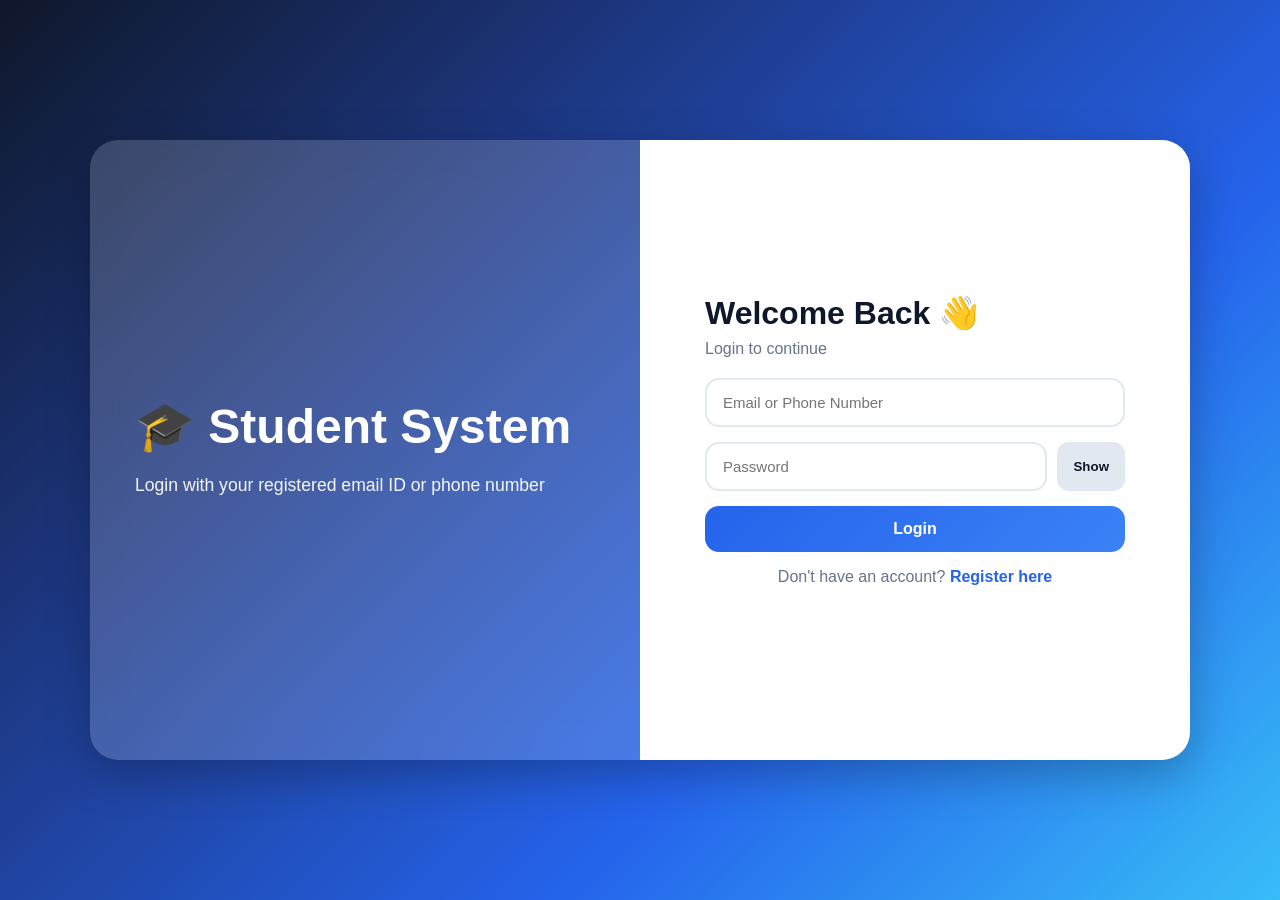
<file: index.html>
<!DOCTYPE html>
<html lang="en">
<head>
  <meta charset="UTF-8" />
  <meta name="viewport" content="width=device-width, initial-scale=1.0" />
  <title>Student Dashboard</title>
  <link rel="stylesheet" href="style.css" />
</head>
<body>
  <div class="dashboard-container">
    <div class="dashboard-header">
      <h1>Student Management Dashboard</h1>
      <p>Manage students easily with database support</p>
    </div>

    <div class="top-bar">
      <div class="welcome-box" id="welcomeText">Welcome, Admin</div>
      <button id="logoutBtn" class="logout-btn" type="button">Logout</button>
    </div>

    <div class="stats-grid">
      <div class="stat-card students-card">
        <h3>🎓 Total Students</h3>
        <p id="totalStudents">0</p>
      </div>

      <div class="stat-card courses-card">
        <h3>📚 Total Courses</h3>
        <p id="totalCourses">0</p>
      </div>
    </div>

    <div class="main-card">
      <h2 class="section-title">Add / Update Student</h2>

      <div class="form-grid">
        <input id="name" class="input-field" type="text" placeholder="Full Name" />
        <input id="age" class="input-field" type="number" placeholder="Age" />
        <input id="course" class="input-field" type="text" placeholder="Course" />
        <input id="phone" class="input-field" type="text" placeholder="Phone" />
        <input id="email" class="input-field" type="email" placeholder="Email" />
      </div>

      <div class="button-group">
        <button id="addBtn" class="add-btn" type="button">Add Student</button>
        <button id="updateBtn" class="update-btn" type="button">Update</button>
        <button id="clearBtn" class="clear-btn" type="button">Clear</button>
      </div>

      <h2 class="section-title">Student Records</h2>

      <div class="search-row">
        <input id="searchInput" class="input-field" type="text" placeholder="Search by name, course, phone, email..." />
        <button id="searchBtn" class="search-btn" type="button">Search</button>
        <button id="showBtn" class="show-btn" type="button">Show All</button>
      </div>

      <div class="table-wrapper">
        <table class="student-table">
          <thead>
            <tr>
              <th>ID</th>
              <th>Name</th>
              <th>Age</th>
              <th>Course</th>
              <th>Phone</th>
              <th>Email</th>
              <th>Action</th>
            </tr>
          </thead>
          <tbody id="studentTable">
            <tr>
              <td colspan="7" class="empty-state">No students yet</td>
            </tr>
          </tbody>
        </table>
      </div>
    </div>
  </div>

  <script src="script.js"></script>
</body>
</html>
</file>
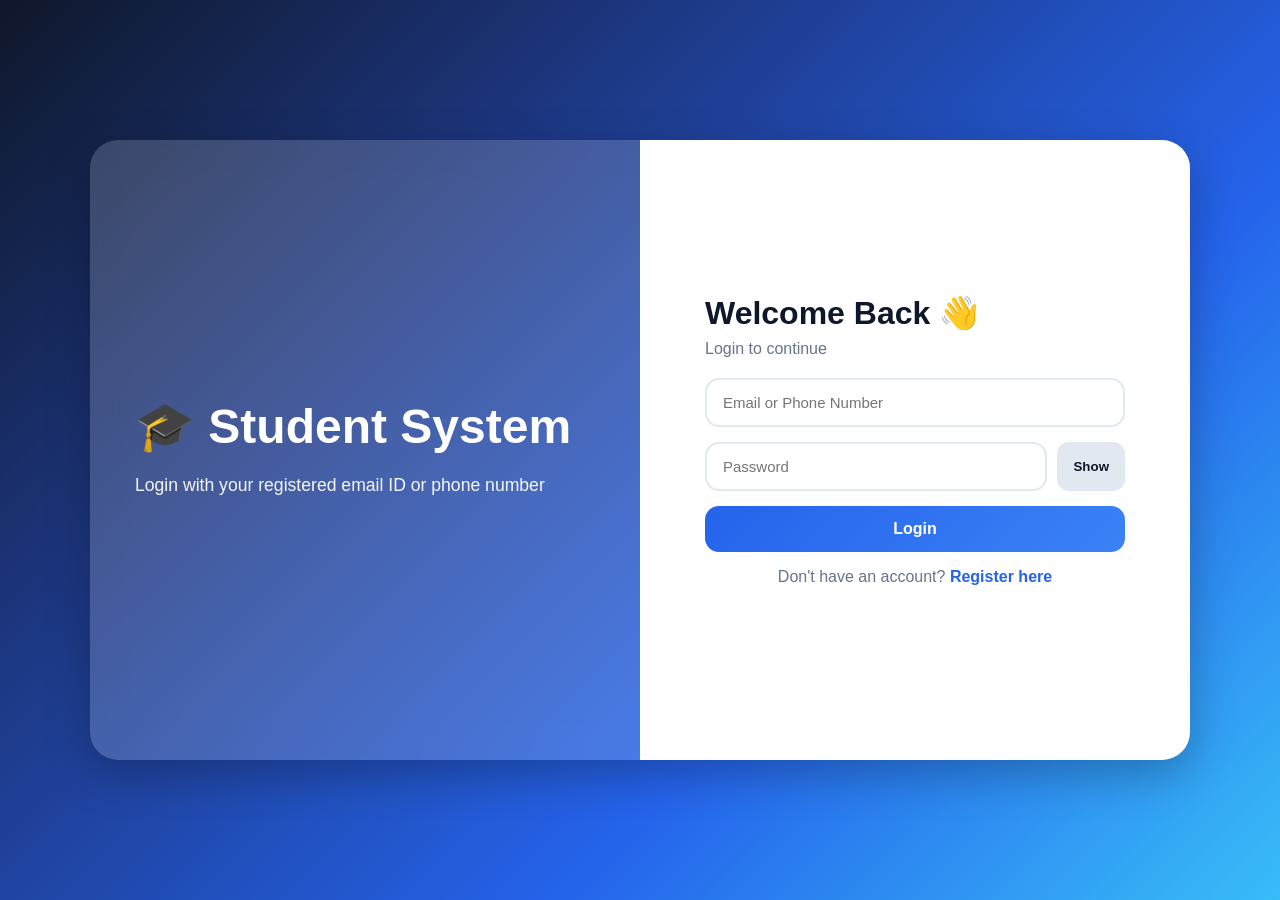
<file: login.html>
<!DOCTYPE html>
<html lang="en">
<head>
  <meta charset="UTF-8" />
  <meta name="viewport" content="width=device-width, initial-scale=1.0" />
  <title>Login - Student Management</title>
  <link rel="stylesheet" href="login.css" />
</head>
<body>
  <div class="auth-container">
    <div class="auth-left">
      <h1>🎓 Student System</h1>
      <p>Login with your registered email ID or phone number</p>
    </div>

    <div class="auth-right">
      <div class="auth-card">
        <h2>Welcome Back 👋</h2>
        <p>Login to continue</p>

        <input type="text" id="loginId" placeholder="Email or Phone Number" />

        <div class="password-wrap">
          <input type="password" id="password" placeholder="Password" />
          <button type="button" id="togglePassword" class="small-btn">Show</button>
        </div>

        <button id="loginBtn" type="button">Login</button>

        <p class="switch-link">
          Don't have an account?
          <a href="register.html">Register here</a>
        </p>
      </div>
    </div>
  </div>

  <script src="login.js"></script>
</body>
</html>
</file>
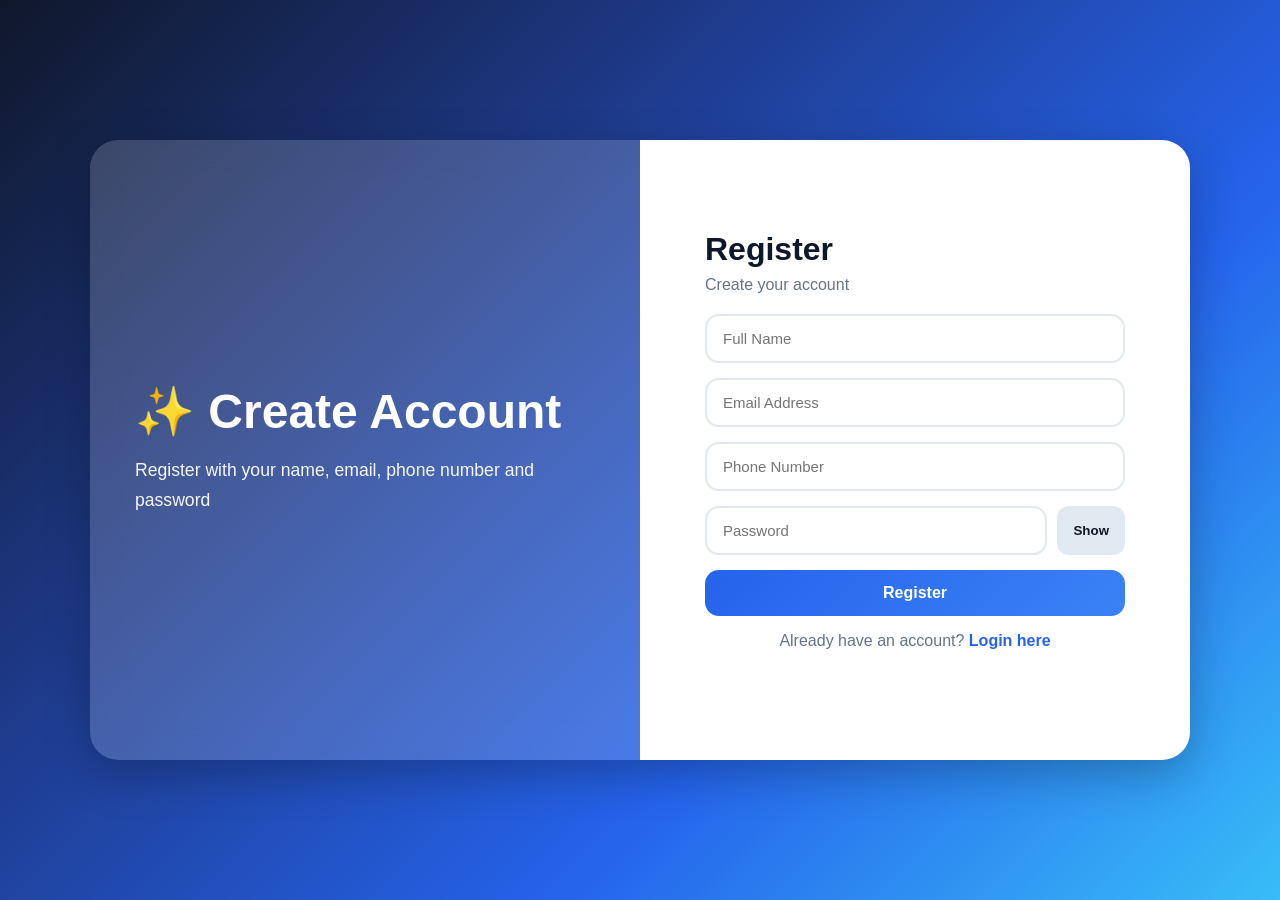
<file: register.html>
<!DOCTYPE html>
<html lang="en">
<head>
  <meta charset="UTF-8" />
  <meta name="viewport" content="width=device-width, initial-scale=1.0" />
  <title>Register - Student Management</title>
  <link rel="stylesheet" href="login.css" />
</head>
<body>
  <div class="auth-container">
    <div class="auth-left">
      <h1>✨ Create Account</h1>
      <p>Register with your name, email, phone number and password</p>
    </div>

    <div class="auth-right">
      <div class="auth-card">
        <h2>Register</h2>
        <p>Create your account</p>

        <input type="text" id="fullName" placeholder="Full Name" />
        <input type="email" id="email" placeholder="Email Address" />
        <input type="text" id="phone" placeholder="Phone Number" />

        <div class="password-wrap">
          <input type="password" id="password" placeholder="Password" />
          <button type="button" id="togglePassword" class="small-btn">Show</button>
        </div>

        <button id="registerBtn" type="button">Register</button>

        <p class="switch-link">
          Already have an account?
          <a href="login.html">Login here</a>
        </p>
      </div>
    </div>
  </div>

  <script src="register.js"></script>
</body>
</html>
</file>
<file: style.css>
* {
  margin: 0;
  padding: 0;
  box-sizing: border-box;
  font-family: "Poppins", "Segoe UI", sans-serif;
}

body {
  min-height: 100vh;
  background: linear-gradient(135deg, #0f172a, #1e3a8a, #2563eb, #38bdf8);
  background-attachment: fixed;
  color: #1e293b;
  padding: 20px;
}

.dashboard-container {
  max-width: 1300px;
  margin: 0 auto;
}

.dashboard-header {
  background: rgba(255, 255, 255, 0.14);
  backdrop-filter: blur(18px);
  border: 1px solid rgba(255, 255, 255, 0.2);
  border-radius: 28px;
  padding: 30px;
  color: white;
  text-align: center;
  box-shadow: 0 12px 40px rgba(0, 0, 0, 0.25);
  margin-bottom: 25px;
}

.dashboard-header h1 {
  font-size: 3rem;
  font-weight: 800;
  margin-bottom: 10px;
}

.dashboard-header p {
  font-size: 1.1rem;
  opacity: 0.95;
}

.top-bar {
  display: flex;
  justify-content: space-between;
  align-items: center;
  margin: 25px 0;
  gap: 15px;
  flex-wrap: wrap;
}

.welcome-box {
  background: rgba(255, 255, 255, 0.18);
  color: white;
  padding: 16px 24px;
  border-radius: 18px;
  backdrop-filter: blur(12px);
  border: 1px solid rgba(255, 255, 255, 0.22);
  font-size: 1.1rem;
  font-weight: 600;
  box-shadow: 0 8px 20px rgba(0, 0, 0, 0.18);
}

.logout-btn {
  border: none;
  padding: 13px 22px;
  border-radius: 14px;
  background: linear-gradient(135deg, #ff4d6d, #e11d48);
  color: white;
  font-size: 15px;
  font-weight: 700;
  cursor: pointer;
  box-shadow: 0 10px 22px rgba(225, 29, 72, 0.35);
  transition: 0.3s ease;
}

.logout-btn:hover {
  transform: translateY(-3px) scale(1.02);
}

.stats-grid {
  display: grid;
  grid-template-columns: repeat(auto-fit, minmax(240px, 1fr));
  gap: 22px;
  margin-bottom: 30px;
}

.stat-card {
  position: relative;
  overflow: hidden;
  border-radius: 24px;
  padding: 25px;
  color: white;
  min-height: 150px;
  box-shadow: 0 14px 35px rgba(0, 0, 0, 0.22);
  transition: 0.35s ease;
}

.stat-card::before {
  content: "";
  position: absolute;
  width: 140px;
  height: 140px;
  background: rgba(255, 255, 255, 0.14);
  border-radius: 50%;
  top: -35px;
  right: -35px;
}

.stat-card:hover {
  transform: translateY(-6px);
}

.students-card {
  background: linear-gradient(135deg, #7c3aed, #a855f7, #c084fc);
}

.courses-card {
  background: linear-gradient(135deg, #059669, #10b981, #34d399);
}

.stat-card h3 {
  font-size: 1.2rem;
  margin-bottom: 14px;
  font-weight: 700;
}

.stat-card p {
  font-size: 2.3rem;
  font-weight: 800;
}

.main-card {
  background: rgba(255, 255, 255, 0.92);
  border-radius: 28px;
  padding: 30px;
  box-shadow: 0 15px 45px rgba(0, 0, 0, 0.22);
  margin-bottom: 30px;
}

.section-title {
  font-size: 2rem;
  font-weight: 800;
  color: #0f172a;
  margin-bottom: 22px;
  position: relative;
  display: inline-block;
}

.section-title::after {
  content: "";
  display: block;
  width: 60%;
  height: 5px;
  margin-top: 8px;
  border-radius: 20px;
  background: linear-gradient(90deg, #2563eb, #a855f7);
}

.form-grid {
  display: grid;
  grid-template-columns: repeat(auto-fit, minmax(190px, 1fr));
  gap: 16px;
  margin-bottom: 18px;
}

.input-field {
  width: 100%;
  padding: 14px 16px;
  border-radius: 16px;
  border: 2px solid transparent;
  background: #f1f5f9;
  font-size: 15px;
  transition: 0.3s ease;
  outline: none;
}

.input-field:focus {
  background: white;
  border-color: #3b82f6;
  box-shadow: 0 0 0 5px rgba(59, 130, 246, 0.15);
}

.button-group {
  display: flex;
  flex-wrap: wrap;
  gap: 12px;
  margin-bottom: 28px;
}

.add-btn,
.update-btn,
.clear-btn,
.search-btn,
.show-btn,
.edit-btn,
.delete-btn {
  border: none;
  outline: none;
  padding: 12px 20px;
  border-radius: 14px;
  color: white;
  font-size: 15px;
  font-weight: 700;
  cursor: pointer;
  transition: 0.3s ease;
}

.add-btn {
  background: linear-gradient(135deg, #2563eb, #3b82f6);
  box-shadow: 0 10px 20px rgba(37, 99, 235, 0.28);
}

.update-btn {
  background: linear-gradient(135deg, #7c3aed, #a855f7);
  box-shadow: 0 10px 20px rgba(124, 58, 237, 0.28);
}

.clear-btn {
  background: linear-gradient(135deg, #f59e0b, #fbbf24);
  box-shadow: 0 10px 20px rgba(245, 158, 11, 0.28);
}

.search-btn {
  background: linear-gradient(135deg, #0ea5e9, #38bdf8);
}

.show-btn {
  background: linear-gradient(135deg, #10b981, #34d399);
}

.edit-btn {
  background: linear-gradient(135deg, #6366f1, #818cf8);
  padding: 8px 12px;
  font-size: 13px;
  margin-right: 6px;
}

.delete-btn {
  background: linear-gradient(135deg, #ef4444, #f87171);
  padding: 8px 12px;
  font-size: 13px;
}

.add-btn:hover,
.update-btn:hover,
.clear-btn:hover,
.search-btn:hover,
.show-btn:hover,
.edit-btn:hover,
.delete-btn:hover {
  transform: translateY(-3px);
}

.search-row {
  display: flex;
  gap: 12px;
  flex-wrap: wrap;
  margin-bottom: 22px;
}

.search-row input {
  flex: 1;
  min-width: 250px;
}

.table-wrapper {
  overflow-x: auto;
  border-radius: 20px;
}

.student-table {
  width: 100%;
  border-collapse: collapse;
  overflow: hidden;
  border-radius: 20px;
  background: white;
}

.student-table thead {
  background: linear-gradient(135deg, #1d4ed8, #2563eb, #3b82f6);
  color: white;
}

.student-table th {
  padding: 16px;
  font-size: 1rem;
  font-weight: 700;
  text-align: center;
}

.student-table td {
  padding: 15px;
  text-align: center;
  border-bottom: 1px solid #e2e8f0;
}

.student-table tbody tr {
  transition: 0.25s ease;
}

.student-table tbody tr:hover {
  background: #eff6ff;
}

.empty-state {
  text-align: center;
  padding: 25px;
  font-size: 1rem;
  color: #64748b;
  font-weight: 600;
}

@media (max-width: 768px) {
  .dashboard-header h1 {
    font-size: 2.1rem;
  }

  .main-card {
    padding: 20px;
  }

  .section-title {
    font-size: 1.6rem;
  }
}
</file>
<file: login.css>
* {
  margin: 0;
  padding: 0;
  box-sizing: border-box;
  font-family: "Poppins", "Segoe UI", sans-serif;
}

body {
  min-height: 100vh;
  background: linear-gradient(135deg, #0f172a, #1e3a8a, #2563eb, #38bdf8);
  display: flex;
  align-items: center;
  justify-content: center;
  padding: 20px;
}

.auth-container {
  width: 100%;
  max-width: 1100px;
  min-height: 620px;
  display: grid;
  grid-template-columns: 1fr 1fr;
  background: rgba(255, 255, 255, 0.1);
  border-radius: 28px;
  overflow: hidden;
  box-shadow: 0 15px 45px rgba(0, 0, 0, 0.25);
  backdrop-filter: blur(16px);
}

.auth-left {
  color: white;
  padding: 60px 45px;
  display: flex;
  flex-direction: column;
  justify-content: center;
  background: rgba(255, 255, 255, 0.08);
}

.auth-left h1 {
  font-size: 3rem;
  margin-bottom: 16px;
  font-weight: 800;
}

.auth-left p {
  font-size: 1.1rem;
  line-height: 1.7;
  opacity: 0.95;
}

.auth-right {
  background: white;
  display: flex;
  justify-content: center;
  align-items: center;
  padding: 35px;
}

.auth-card {
  width: 100%;
  max-width: 420px;
}

.auth-card h2 {
  font-size: 2rem;
  color: #0f172a;
  margin-bottom: 8px;
  font-weight: 800;
}

.auth-card p {
  color: #64748b;
  margin-bottom: 20px;
}

.auth-card input {
  width: 100%;
  padding: 14px 16px;
  margin-bottom: 15px;
  border: 2px solid #e2e8f0;
  border-radius: 14px;
  font-size: 15px;
  outline: none;
  transition: 0.3s ease;
}

.auth-card input:focus {
  border-color: #2563eb;
  box-shadow: 0 0 0 4px rgba(37, 99, 235, 0.12);
}

.password-wrap {
  display: flex;
  gap: 10px;
  margin-bottom: 15px;
}

.password-wrap input {
  flex: 1;
  margin-bottom: 0;
}

.small-btn {
  border: none;
  padding: 0 16px;
  border-radius: 12px;
  background: #e2e8f0;
  color: #0f172a;
  font-weight: 700;
  cursor: pointer;
}

#loginBtn,
#registerBtn {
  width: 100%;
  border: none;
  padding: 14px;
  border-radius: 14px;
  background: linear-gradient(135deg, #2563eb, #3b82f6);
  color: white;
  font-size: 16px;
  font-weight: 700;
  cursor: pointer;
  transition: 0.3s ease;
}

#loginBtn:hover,
#registerBtn:hover {
  transform: translateY(-2px);
}

#loginBtn:disabled,
#registerBtn:disabled {
  opacity: 0.7;
  cursor: not-allowed;
}

.switch-link {
  margin-top: 16px;
  text-align: center;
}

.switch-link a {
  text-decoration: none;
  color: #2563eb;
  font-weight: 700;
}

@media (max-width: 900px) {
  .auth-container {
    grid-template-columns: 1fr;
  }

  .auth-left {
    padding: 35px 25px;
    text-align: center;
  }

  .auth-left h1 {
    font-size: 2.2rem;
  }
}
</file>
